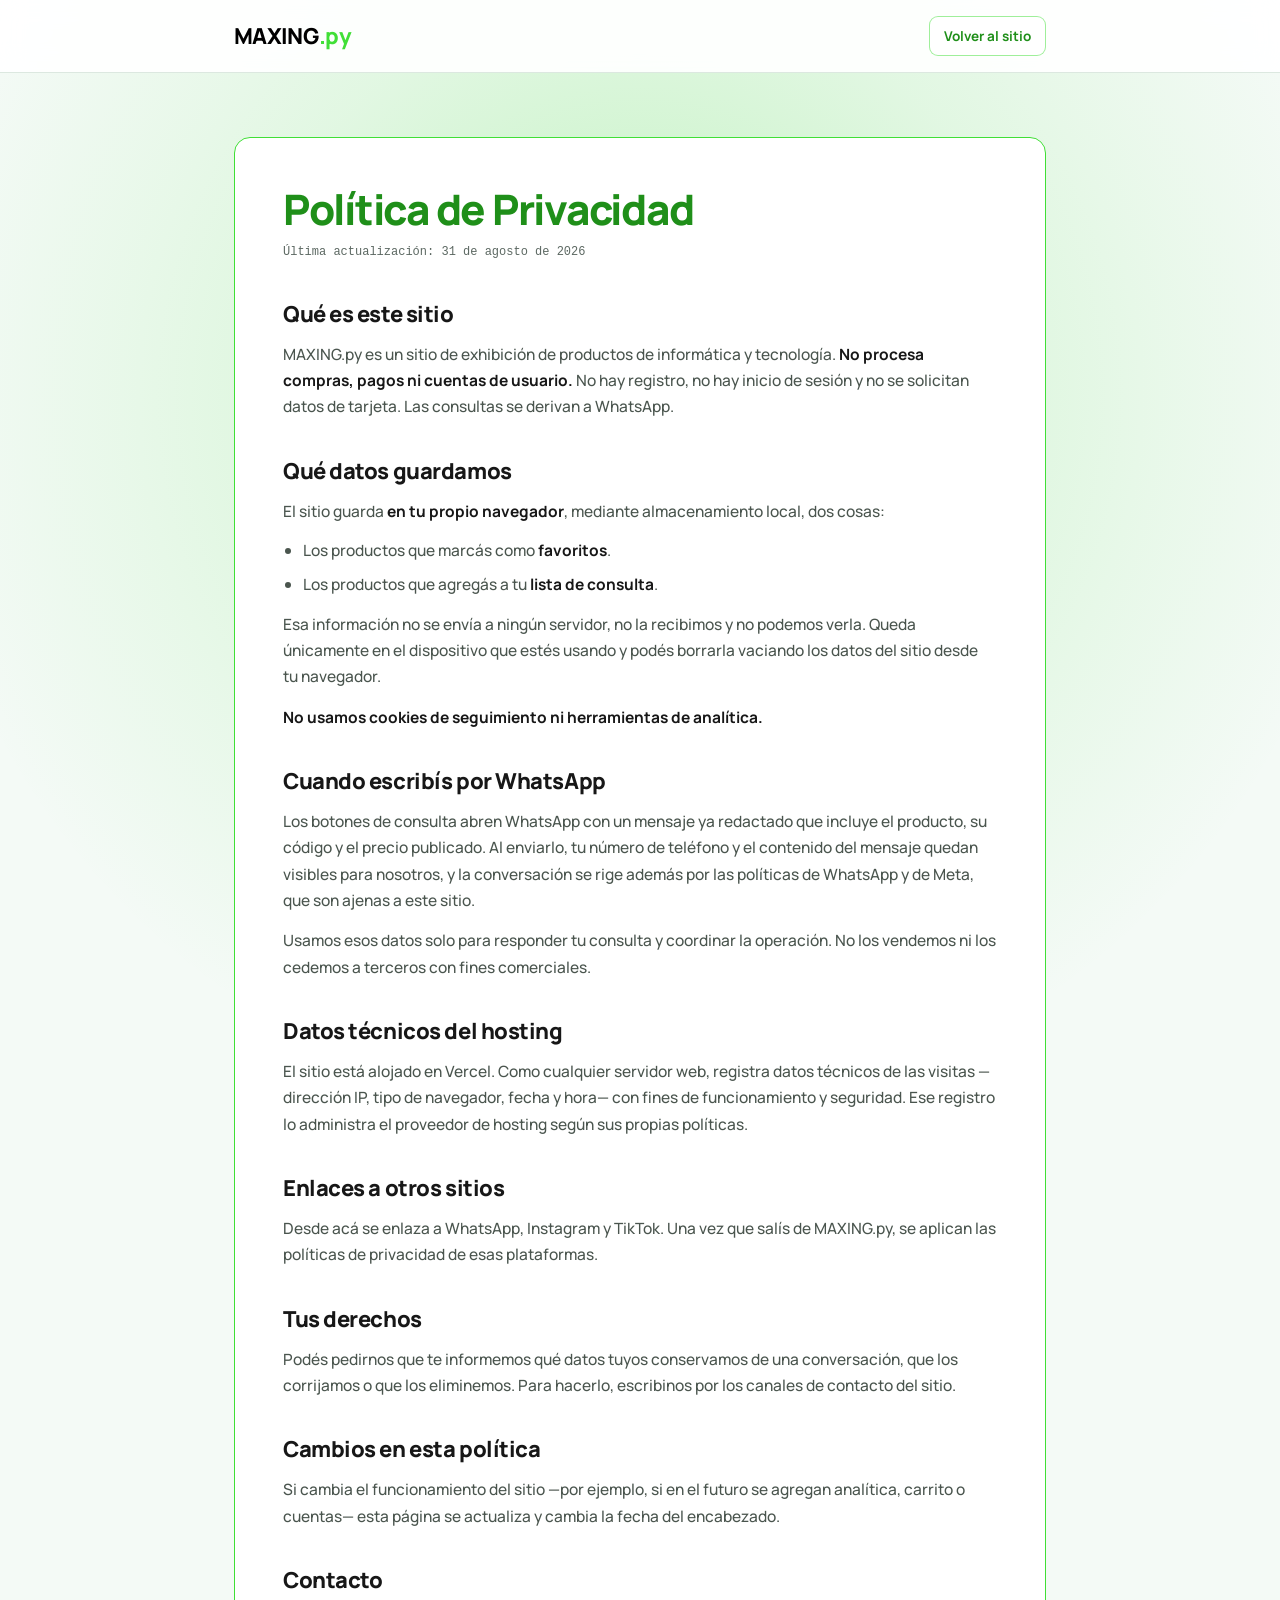
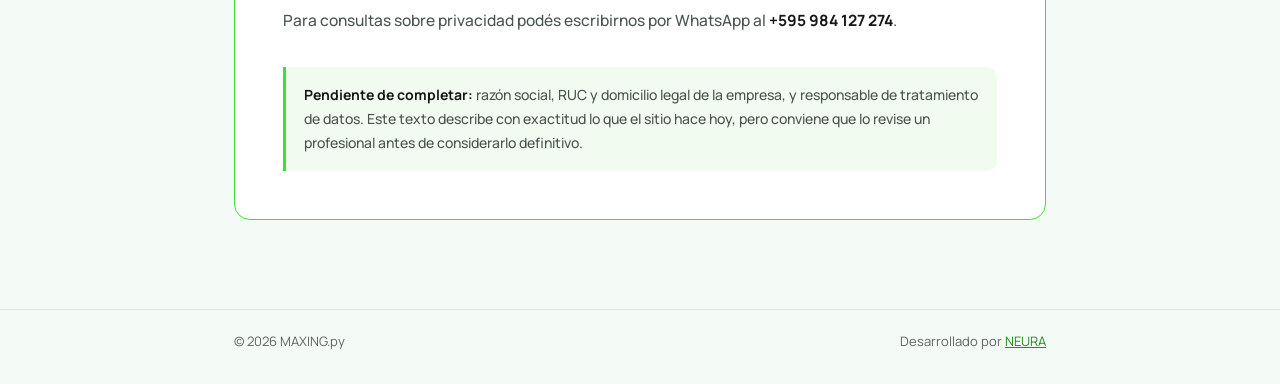
<file: politicadeprivacidad.html>
<!DOCTYPE html>
<html lang="es-PY">
<head>
<meta charset="utf-8">
<meta name="viewport" content="width=device-width, initial-scale=1">
<title>Política de Privacidad | MAXING.py</title>
<meta name="description" content="Cómo MAXING.py trata los datos de quienes visitan el sitio.">
<meta name="robots" content="noindex, follow">
<link rel="canonical" href="https://maxingpy.com/politicadeprivacidad">
<link rel="icon" href="/favicon.ico" sizes="16x16 32x32 48x48">
<link rel="icon" href="/favicon.svg" type="image/svg+xml">
<link rel="apple-touch-icon" href="/apple-touch-icon.png">
<meta name="theme-color" content="#000000">
<link rel="preconnect" href="https://fonts.googleapis.com">
<link rel="preconnect" href="https://fonts.gstatic.com" crossorigin>
<link href="https://fonts.googleapis.com/css2?family=Manrope:wght@400;500;600;700;800&display=swap" rel="stylesheet">
<style>
  html { -webkit-text-size-adjust: 100%; }
  * { box-sizing: border-box; }
  body {
    margin: 0;
    font-family: Manrope, "Helvetica Neue", Helvetica, sans-serif;
    color: #171717;
    -webkit-font-smoothing: antialiased;
    background-color: #F4FAF6;
    background-image: radial-gradient(circle at 50% 45%, rgba(64,223,54,0.30), rgba(64,223,54,0.10) 38%, rgba(64,223,54,0) 68%);
    background-repeat: no-repeat;
    background-attachment: fixed;
    background-size: 140% 120%;
    background-position: center;
  }
  a { color: #1F8F19; }
  a:hover { color: #146B33; }
  :focus-visible { outline: 2px solid #40DF36; outline-offset: 2px; }
  ::selection { background: #40DF36; color: #000; }

  header { background: rgba(255,255,255,0.92); backdrop-filter: blur(12px); border-bottom: 1px solid #DCE8E0; }
  .barra { max-width: 860px; margin: 0 auto; padding: 16px 24px; display: flex; align-items: center; gap: 16px; }
  .logo { display: flex; align-items: baseline; gap: 1px; text-decoration: none; }
  .logo span { font-size: 22px; font-weight: 800; letter-spacing: -0.03em; }
  .volver { margin-left: auto; height: 40px; padding: 0 14px; display: inline-flex; align-items: center; border: 1.5px solid #40DF3680; border-radius: 9px; background: #FFFFFF; color: #1F8F19; font-size: 13.5px; font-weight: 700; text-decoration: none; transition: border-color 200ms, background 200ms; }
  .volver:hover { border-color: #40DF36; background: #F1FBF0; color: #1F8F19; }

  main { max-width: 860px; margin: 0 auto; padding: clamp(32px,5vw,64px) 24px clamp(56px,7vw,96px); }
  .tarjeta { background: #FFFFFF; border: 1.5px solid #40DF36; border-radius: 16px; padding: clamp(24px,4vw,48px); }
  h1 { margin: 0; font-size: clamp(28px,4vw,42px); font-weight: 800; letter-spacing: -0.03em; line-height: 1.1; color: #1F8F19; text-wrap: balance; }
  .fecha { margin: 10px 0 0; font-family: ui-monospace, Menlo, monospace; font-size: 12px; color: #5C6862; }
  h2 { margin: 36px 0 12px; font-size: clamp(18px,2.2vw,22px); font-weight: 800; letter-spacing: -0.02em; color: #171717; }
  p { margin: 0 0 14px; font-size: 15.5px; line-height: 1.7; font-weight: 500; color: #4A554E; text-wrap: pretty; }
  ul { margin: 0 0 14px; padding-left: 20px; display: flex; flex-direction: column; gap: 9px; }
  li { font-size: 15.5px; line-height: 1.6; font-weight: 500; color: #4A554E; }
  li strong, p strong { color: #171717; font-weight: 700; }
  .aviso { margin-top: 34px; padding: 16px 18px; border-left: 3px solid #40DF36; background: #F1FBF0; border-radius: 0 10px 10px 0; }
  .aviso p { margin: 0; font-size: 14px; color: #4A554E; }

  footer { border-top: 1px solid #DCE8E0; }
  .pie { max-width: 860px; margin: 0 auto; padding: 22px 24px 34px; display: flex; flex-wrap: wrap; gap: 10px; justify-content: space-between; font-size: 13px; color: #5C6862; }
</style>
</head>
<body>

<header>
  <div class="barra">
    <a class="logo" href="/" aria-label="MAXING.py — inicio">
      <span style="color:#000000">MAXING</span><span style="color:#40DF36">.py</span>
    </a>
    <a class="volver" href="/">Volver al sitio</a>
  </div>
</header>

<main>
  <div class="tarjeta">
    <h1>Política de Privacidad</h1>
    <p class="fecha">Última actualización: 31 de agosto de 2026</p>

    <h2>Qué es este sitio</h2>
    <p>MAXING.py es un sitio de exhibición de productos de informática y tecnología. <strong>No procesa compras, pagos ni cuentas de usuario.</strong> No hay registro, no hay inicio de sesión y no se solicitan datos de tarjeta. Las consultas se derivan a WhatsApp.</p>

    <h2>Qué datos guardamos</h2>
    <p>El sitio guarda <strong>en tu propio navegador</strong>, mediante almacenamiento local, dos cosas:</p>
    <ul>
      <li>Los productos que marcás como <strong>favoritos</strong>.</li>
      <li>Los productos que agregás a tu <strong>lista de consulta</strong>.</li>
    </ul>
    <p>Esa información no se envía a ningún servidor, no la recibimos y no podemos verla. Queda únicamente en el dispositivo que estés usando y podés borrarla vaciando los datos del sitio desde tu navegador.</p>
    <p><strong>No usamos cookies de seguimiento ni herramientas de analítica.</strong></p>

    <h2>Cuando escribís por WhatsApp</h2>
    <p>Los botones de consulta abren WhatsApp con un mensaje ya redactado que incluye el producto, su código y el precio publicado. Al enviarlo, tu número de teléfono y el contenido del mensaje quedan visibles para nosotros, y la conversación se rige además por las políticas de WhatsApp y de Meta, que son ajenas a este sitio.</p>
    <p>Usamos esos datos solo para responder tu consulta y coordinar la operación. No los vendemos ni los cedemos a terceros con fines comerciales.</p>

    <h2>Datos técnicos del hosting</h2>
    <p>El sitio está alojado en Vercel. Como cualquier servidor web, registra datos técnicos de las visitas —dirección IP, tipo de navegador, fecha y hora— con fines de funcionamiento y seguridad. Ese registro lo administra el proveedor de hosting según sus propias políticas.</p>

    <h2>Enlaces a otros sitios</h2>
    <p>Desde acá se enlaza a WhatsApp, Instagram y TikTok. Una vez que salís de MAXING.py, se aplican las políticas de privacidad de esas plataformas.</p>

    <h2>Tus derechos</h2>
    <p>Podés pedirnos que te informemos qué datos tuyos conservamos de una conversación, que los corrijamos o que los eliminemos. Para hacerlo, escribinos por los canales de contacto del sitio.</p>

    <h2>Cambios en esta política</h2>
    <p>Si cambia el funcionamiento del sitio —por ejemplo, si en el futuro se agregan analítica, carrito o cuentas— esta página se actualiza y cambia la fecha del encabezado.</p>

    <h2>Contacto</h2>
    <p>Para consultas sobre privacidad podés escribirnos por WhatsApp al <strong>+595 984 127 274</strong>.</p>

    <div class="aviso">
      <p><strong>Pendiente de completar:</strong> razón social, RUC y domicilio legal de la empresa, y responsable de tratamiento de datos. Este texto describe con exactitud lo que el sitio hace hoy, pero conviene que lo revise un profesional antes de considerarlo definitivo.</p>
    </div>
  </div>
</main>

<footer>
  <div class="pie">
    <span>© 2026 MAXING.py</span>
    <span>Desarrollado por <a href="https://neura.com.py" target="_blank" rel="noopener">NEURA</a></span>
  </div>
</footer>

</body>
</html>
</file>
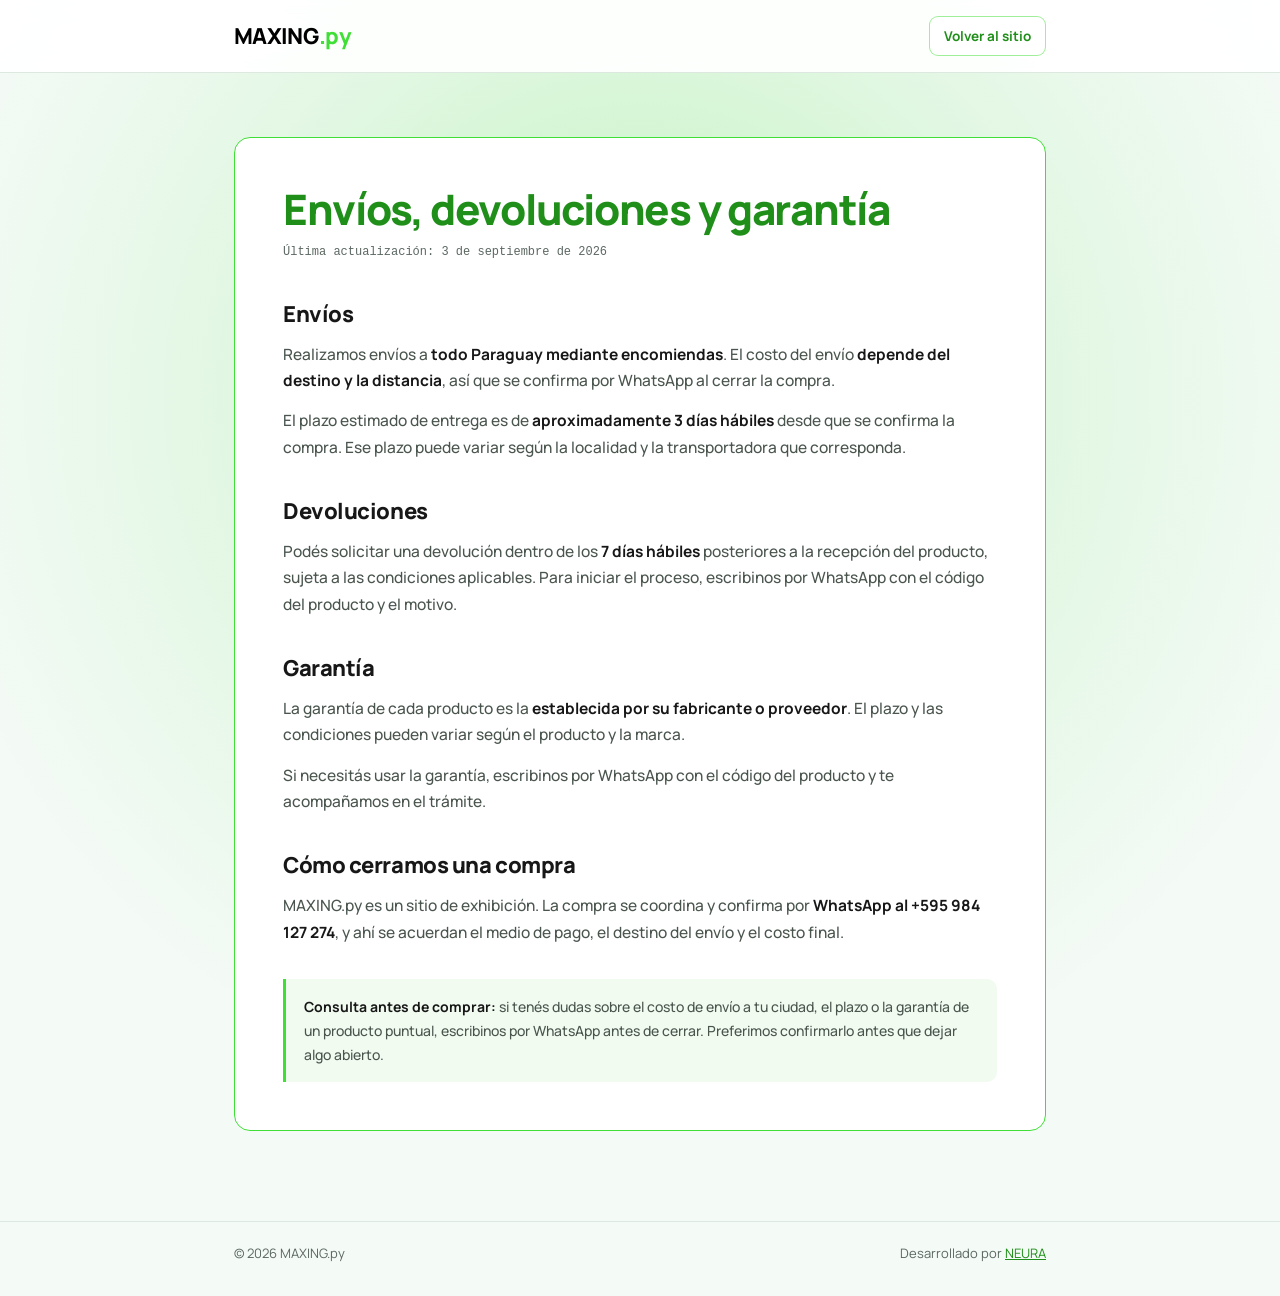
<file: politicas-comerciales.html>
<!DOCTYPE html>
<html lang="es-PY">
<head>
<meta charset="utf-8">
<meta name="viewport" content="width=device-width, initial-scale=1">
<title>Envíos, devoluciones y garantía | MAXING.py</title>
<meta name="description" content="Cómo son los envíos, devoluciones y la garantía de los productos que vende MAXING.py.">
<meta name="robots" content="index, follow">
<link rel="canonical" href="https://maxingpy.com/politicas-comerciales">
<link rel="icon" href="/favicon.ico" sizes="16x16 32x32 48x48">
<link rel="icon" href="/favicon.svg" type="image/svg+xml">
<link rel="apple-touch-icon" href="/apple-touch-icon.png">
<meta name="theme-color" content="#000000">
<link rel="preconnect" href="https://fonts.googleapis.com">
<link rel="preconnect" href="https://fonts.gstatic.com" crossorigin>
<link href="https://fonts.googleapis.com/css2?family=Manrope:wght@400;500;600;700;800&display=swap" rel="stylesheet">
<style>
  html { -webkit-text-size-adjust: 100%; }
  * { box-sizing: border-box; }
  body {
    margin: 0;
    font-family: Manrope, "Helvetica Neue", Helvetica, sans-serif;
    color: #171717;
    -webkit-font-smoothing: antialiased;
    background-color: #F4FAF6;
    background-image: radial-gradient(circle at 50% 45%, rgba(64,223,54,0.30), rgba(64,223,54,0.10) 38%, rgba(64,223,54,0) 68%);
    background-repeat: no-repeat;
    background-attachment: fixed;
    background-size: 140% 120%;
    background-position: center;
  }
  a { color: #1F8F19; }
  a:hover { color: #146B33; }
  :focus-visible { outline: 2px solid #40DF36; outline-offset: 2px; }
  ::selection { background: #40DF36; color: #000; }

  header { background: rgba(255,255,255,0.92); backdrop-filter: blur(12px); border-bottom: 1px solid #DCE8E0; }
  .barra { max-width: 860px; margin: 0 auto; padding: 16px 24px; display: flex; align-items: center; gap: 16px; }
  .logo { display: flex; align-items: baseline; gap: 1px; text-decoration: none; }
  .logo span { font-size: 22px; font-weight: 800; letter-spacing: -0.03em; }
  .volver { margin-left: auto; height: 40px; padding: 0 14px; display: inline-flex; align-items: center; border: 1.5px solid #40DF3680; border-radius: 9px; background: #FFFFFF; color: #1F8F19; font-size: 13.5px; font-weight: 700; text-decoration: none; transition: border-color 200ms, background 200ms; }
  .volver:hover { border-color: #40DF36; background: #F1FBF0; color: #1F8F19; }

  main { max-width: 860px; margin: 0 auto; padding: clamp(32px,5vw,64px) 24px clamp(56px,7vw,96px); }
  .tarjeta { background: #FFFFFF; border: 1.5px solid #40DF36; border-radius: 16px; padding: clamp(24px,4vw,48px); }
  h1 { margin: 0; font-size: clamp(28px,4vw,42px); font-weight: 800; letter-spacing: -0.03em; line-height: 1.1; color: #1F8F19; text-wrap: balance; }
  .fecha { margin: 10px 0 0; font-family: ui-monospace, Menlo, monospace; font-size: 12px; color: #5C6862; }
  h2 { margin: 36px 0 12px; font-size: clamp(18px,2.2vw,22px); font-weight: 800; letter-spacing: -0.02em; color: #171717; }
  p { margin: 0 0 14px; font-size: 15.5px; line-height: 1.7; font-weight: 500; color: #4A554E; text-wrap: pretty; }
  ul { margin: 0 0 14px; padding-left: 20px; display: flex; flex-direction: column; gap: 9px; }
  li { font-size: 15.5px; line-height: 1.6; font-weight: 500; color: #4A554E; }
  li strong, p strong { color: #171717; font-weight: 700; }
  .aviso { margin-top: 34px; padding: 16px 18px; border-left: 3px solid #40DF36; background: #F1FBF0; border-radius: 0 10px 10px 0; }
  .aviso p { margin: 0; font-size: 14px; color: #4A554E; }

  footer { border-top: 1px solid #DCE8E0; }
  .pie { max-width: 860px; margin: 0 auto; padding: 22px 24px 34px; display: flex; flex-wrap: wrap; gap: 10px; justify-content: space-between; font-size: 13px; color: #5C6862; }
</style>
</head>
<body>

<header>
  <div class="barra">
    <a class="logo" href="/" aria-label="MAXING.py — inicio">
      <span style="color:#000000">MAXING</span><span style="color:#40DF36">.py</span>
    </a>
    <a class="volver" href="/">Volver al sitio</a>
  </div>
</header>

<main>
  <div class="tarjeta">
    <h1>Envíos, devoluciones y garantía</h1>
    <p class="fecha">Última actualización: 3 de septiembre de 2026</p>

    <h2>Envíos</h2>
    <p>Realizamos envíos a <strong>todo Paraguay mediante encomiendas</strong>. El costo del envío <strong>depende del destino y la distancia</strong>, así que se confirma por WhatsApp al cerrar la compra.</p>
    <p>El plazo estimado de entrega es de <strong>aproximadamente 3 días hábiles</strong> desde que se confirma la compra. Ese plazo puede variar según la localidad y la transportadora que corresponda.</p>

    <h2>Devoluciones</h2>
    <p>Podés solicitar una devolución dentro de los <strong>7 días hábiles</strong> posteriores a la recepción del producto, sujeta a las condiciones aplicables. Para iniciar el proceso, escribinos por WhatsApp con el código del producto y el motivo.</p>

    <h2>Garantía</h2>
    <p>La garantía de cada producto es la <strong>establecida por su fabricante o proveedor</strong>. El plazo y las condiciones pueden variar según el producto y la marca.</p>
    <p>Si necesitás usar la garantía, escribinos por WhatsApp con el código del producto y te acompañamos en el trámite.</p>

    <h2>Cómo cerramos una compra</h2>
    <p>MAXING.py es un sitio de exhibición. La compra se coordina y confirma por <strong>WhatsApp al +595 984 127 274</strong>, y ahí se acuerdan el medio de pago, el destino del envío y el costo final.</p>

    <div class="aviso">
      <p><strong>Consulta antes de comprar:</strong> si tenés dudas sobre el costo de envío a tu ciudad, el plazo o la garantía de un producto puntual, escribinos por WhatsApp antes de cerrar. Preferimos confirmarlo antes que dejar algo abierto.</p>
    </div>
  </div>
</main>

<footer>
  <div class="pie">
    <span>© 2026 MAXING.py</span>
    <span>Desarrollado por <a href="https://neura.com.py" target="_blank" rel="noopener">NEURA</a></span>
  </div>
</footer>

</body>
</html>
</file>
